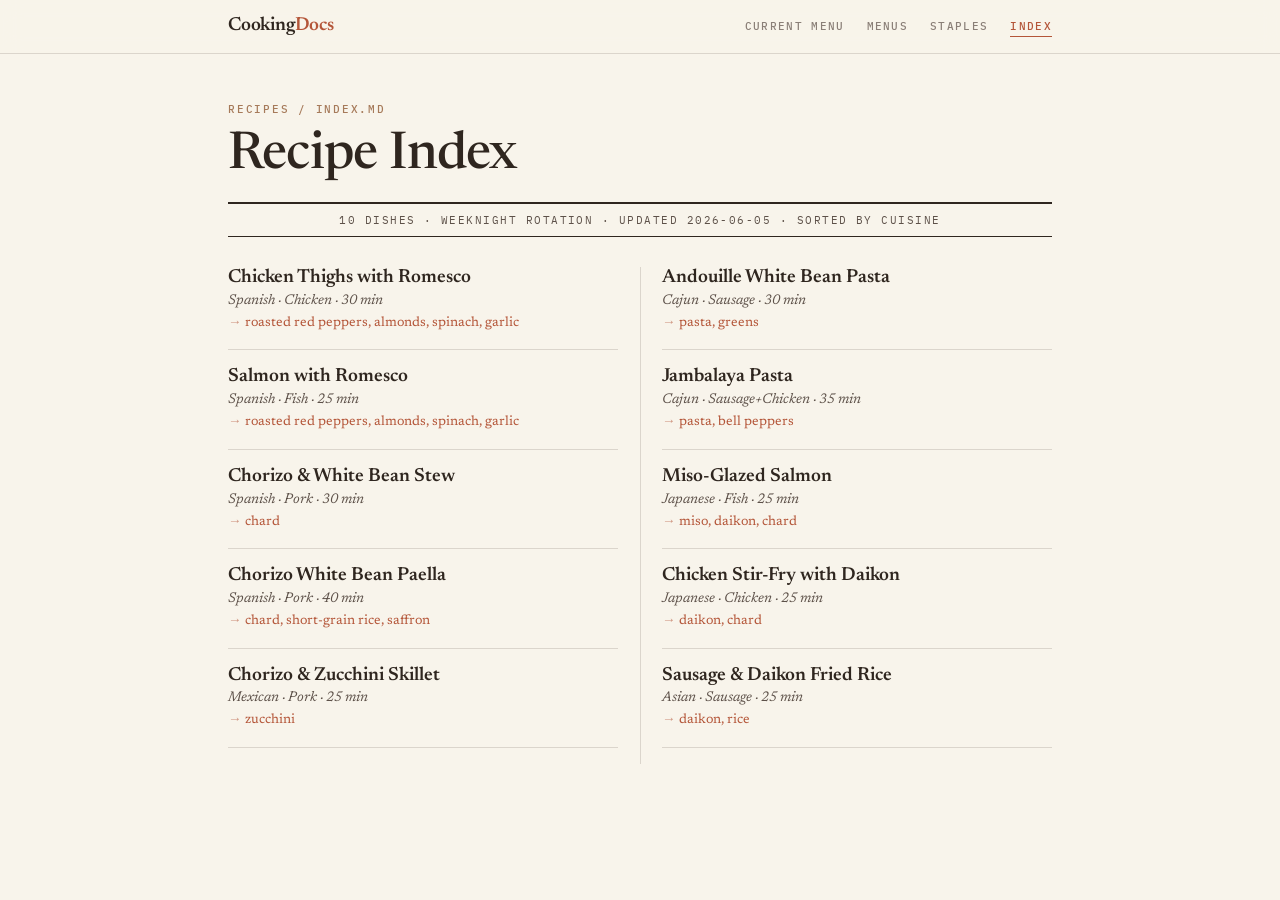
<file: docs/index.html>
<!DOCTYPE html>
<html lang="en">
<head>
<meta charset="UTF-8" />
<meta name="viewport" content="width=device-width, initial-scale=1" />
<title>Recipe Index · CookingDocs</title>
<link rel="preconnect" href="https://fonts.googleapis.com" />
<link rel="preconnect" href="https://fonts.gstatic.com" crossorigin />
<link href="https://fonts.googleapis.com/css2?family=Newsreader:ital,opsz,wght@0,6..72,400;0,6..72,500;0,6..72,600;1,6..72,400&family=IBM+Plex+Mono:wght@400;500;600&display=swap" rel="stylesheet" />
<link rel="stylesheet" href="broadsheet.css" />
</head>
<body>
<nav class="nav"></nav>
<main id="doc" class="page"><div class="status">Loading…</div></main>
<script src="viewer.js"></script>
<script>
  CD.nav('index');
  CD.loadIndex('../recipes/index.md');
</script>
</body>
</html>
</file>
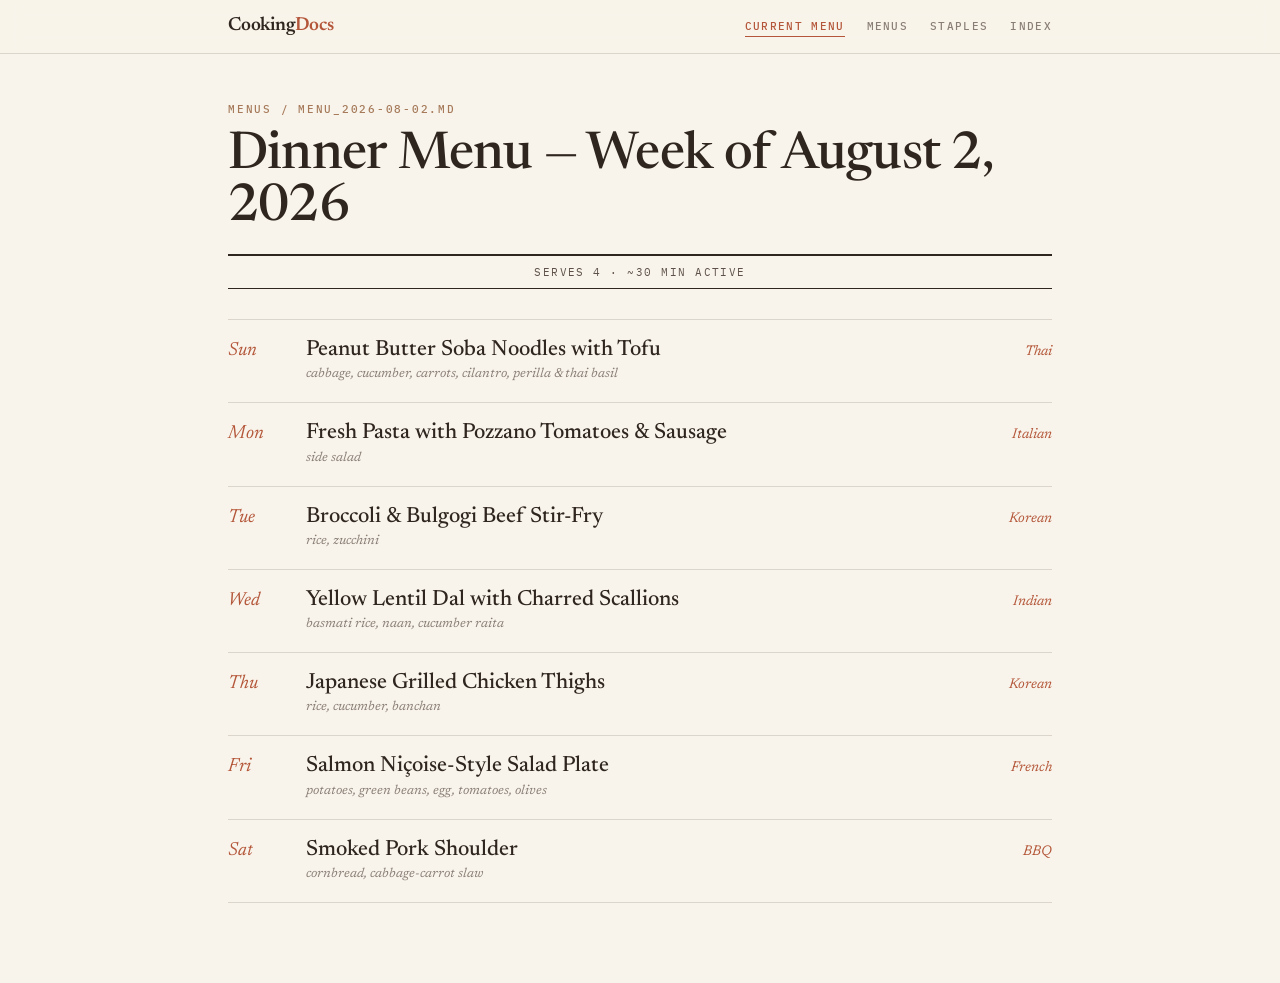
<file: docs/menu.html>
<!DOCTYPE html>
<html lang="en">
<head>
<meta charset="UTF-8" />
<meta name="viewport" content="width=device-width, initial-scale=1" />
<title>Current Menu · CookingDocs</title>
<link rel="preconnect" href="https://fonts.googleapis.com" />
<link rel="preconnect" href="https://fonts.gstatic.com" crossorigin />
<link href="https://fonts.googleapis.com/css2?family=Newsreader:ital,opsz,wght@0,6..72,400;0,6..72,500;0,6..72,600;1,6..72,400&family=IBM+Plex+Mono:wght@400;500;600&display=swap" rel="stylesheet" />
<link rel="stylesheet" href="broadsheet.css" />
</head>
<body>
<nav class="nav"></nav>
<main id="doc" class="page"><div class="status">Loading…</div></main>
<script src="viewer.js"></script>
<script>
  CD.nav('menu');
  var file = CD.getParam('file');           // e.g. menus/menu_2026-06-08.md
  if (file) { CD.loadMenu('../' + file); } else { CD.loadLatestMenu('../menus/index.md'); }
</script>
</body>
</html>
</file>
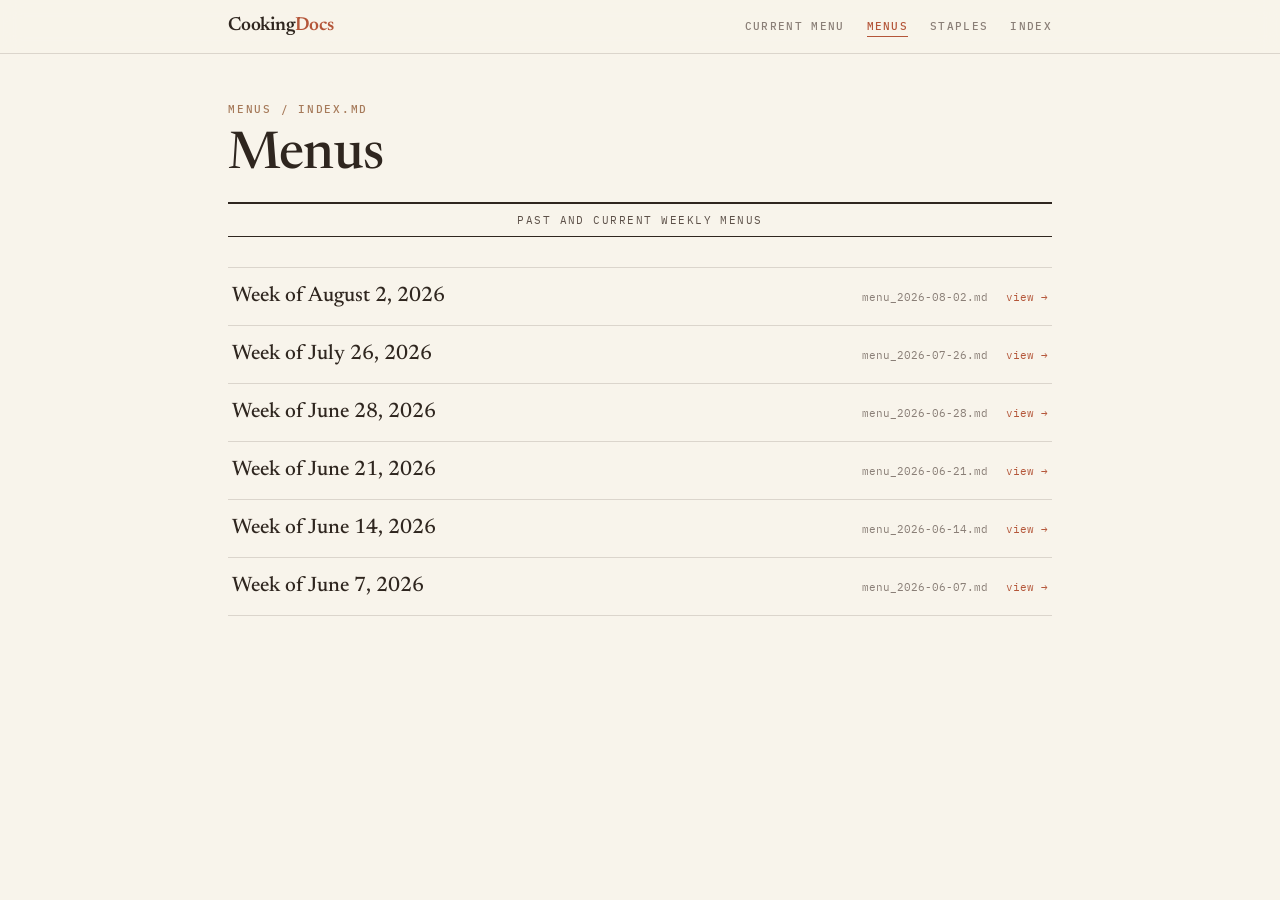
<file: docs/menus.html>
<!DOCTYPE html>
<html lang="en">
<head>
<meta charset="UTF-8" />
<meta name="viewport" content="width=device-width, initial-scale=1" />
<title>Menus · CookingDocs</title>
<link rel="preconnect" href="https://fonts.googleapis.com" />
<link rel="preconnect" href="https://fonts.gstatic.com" crossorigin />
<link href="https://fonts.googleapis.com/css2?family=Newsreader:ital,opsz,wght@0,6..72,400;0,6..72,500;0,6..72,600;1,6..72,400&family=IBM+Plex+Mono:wght@400;500;600&display=swap" rel="stylesheet" />
<link rel="stylesheet" href="broadsheet.css" />
</head>
<body>
<nav class="nav"></nav>
<main id="doc" class="page"><div class="status">Loading…</div></main>
<script src="viewer.js"></script>
<script>
  CD.nav('menus');
  CD.loadArchive('../menus/index.md');
</script>
</body>
</html>
</file>
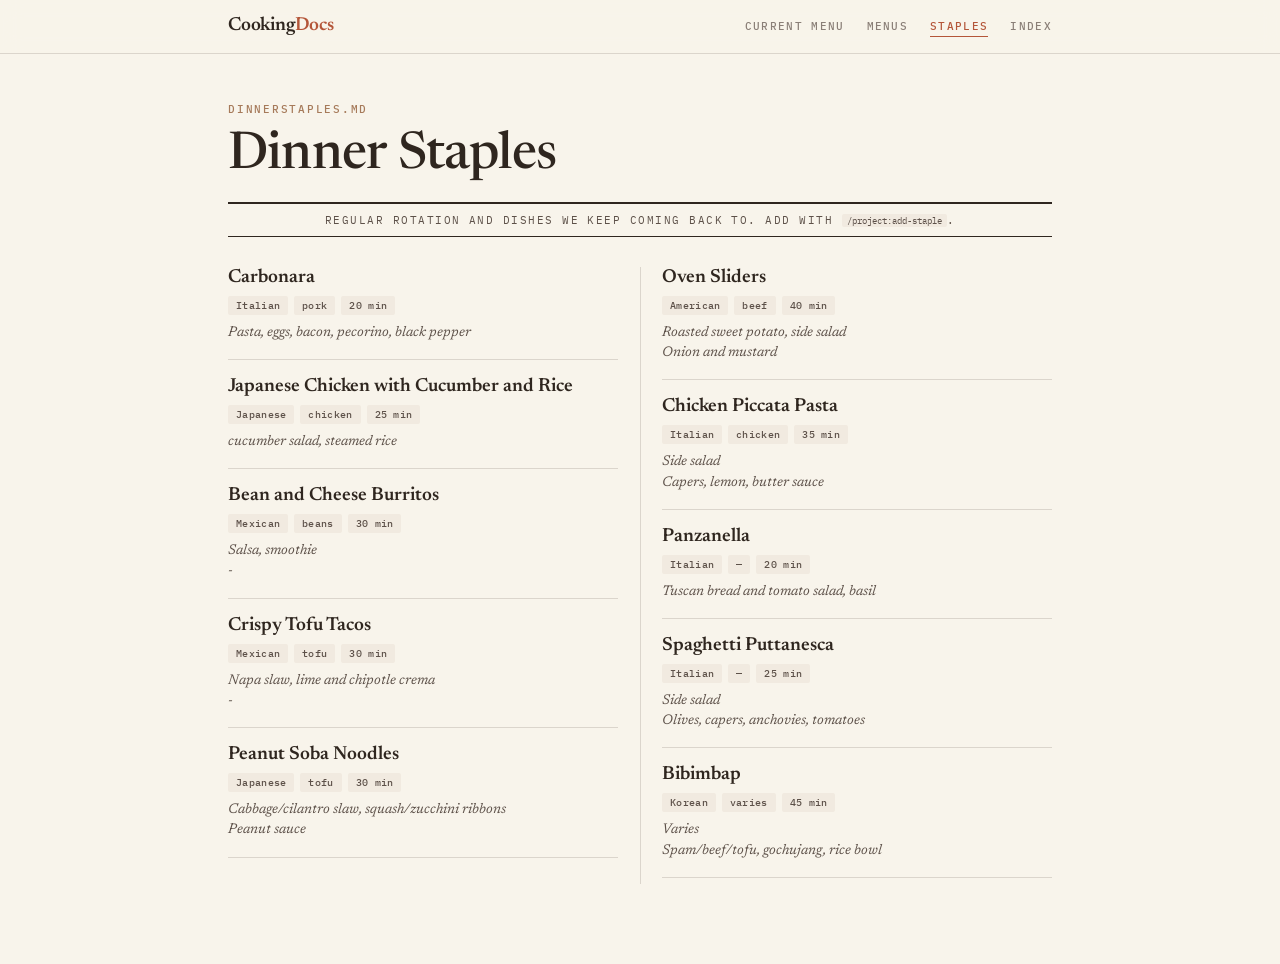
<file: docs/staples.html>
<!DOCTYPE html>
<html lang="en">
<head>
<meta charset="UTF-8" />
<meta name="viewport" content="width=device-width, initial-scale=1" />
<title>Dinner Staples · CookingDocs</title>
<link rel="preconnect" href="https://fonts.googleapis.com" />
<link rel="preconnect" href="https://fonts.gstatic.com" crossorigin />
<link href="https://fonts.googleapis.com/css2?family=Newsreader:ital,opsz,wght@0,6..72,400;0,6..72,500;0,6..72,600;1,6..72,400&family=IBM+Plex+Mono:wght@400;500;600&display=swap" rel="stylesheet" />
<link rel="stylesheet" href="broadsheet.css" />
</head>
<body>
<nav class="nav"></nav>
<main id="doc" class="page"><div class="status">Loading…</div></main>
<script src="viewer.js"></script>
<script>
  CD.nav('staples');
  CD.loadStaples('../dinnerStaples.md');
</script>
</body>
</html>
</file>
<file: docs/broadsheet.css>
/* broadsheet.css — editorial render layer for CookingDocs.
   Earthy, print-inspired. Paper background, warm ink, terracotta = shop. */
:root {
  --paper:   oklch(0.967 0.012 84);
  --paper-2: oklch(0.940 0.016 80);
  --ink:     oklch(0.275 0.018 58);
  --ink-2:   oklch(0.445 0.020 56);
  --ink-3:   oklch(0.605 0.018 60);
  --line:    oklch(0.875 0.014 76);
  --line-2:  oklch(0.815 0.018 72);
  --terra:   oklch(0.565 0.130 38);
  --olive:   oklch(0.560 0.080 122);
  --clay:    oklch(0.615 0.072 56);
  --serif: "Newsreader", Georgia, "Times New Roman", serif;
  --mono:  "IBM Plex Mono", ui-monospace, "SFMono-Regular", monospace;
}
* { box-sizing: border-box; }
html { min-height: 100%; background: var(--paper); }
html, body { margin: 0; }
body {
  min-height: 100vh;
  background: var(--paper);
  color: var(--ink);
  font-family: var(--serif);
  -webkit-font-smoothing: antialiased;
  text-rendering: optimizeLegibility;
}

/* ── top nav ── */
.nav {
  position: sticky; top: 0; z-index: 10;
  background: color-mix(in oklch, var(--paper) 86%, transparent);
  backdrop-filter: blur(10px);
  border-bottom: 1px solid var(--line);
}
.nav-inner {
  max-width: 880px; margin: 0 auto; padding: 16px 28px;
  display: flex; align-items: baseline; gap: 22px;
}
.nav-brand {
  font-family: var(--serif); font-weight: 600; font-size: 19px;
  letter-spacing: -0.01em; color: var(--ink); text-decoration: none; margin-right: auto;
}
.nav-brand span { color: var(--terra); }
.nav a.link {
  font-family: var(--mono); font-size: 11px; font-weight: 500;
  letter-spacing: 0.12em; text-transform: uppercase; text-decoration: none;
  color: var(--ink-3); padding-bottom: 3px; border-bottom: 1.5px solid transparent;
  transition: color .15s, border-color .15s;
}
.nav a.link:hover { color: var(--ink); }
.nav a.link.active { color: var(--terra); border-color: var(--terra); }

/* ── page shell ── */
.page { max-width: 880px; margin: 0 auto; padding: 48px 28px 80px; }
.doc-eyebrow {
  font-family: var(--mono); font-size: 11px; font-weight: 500;
  letter-spacing: 0.16em; text-transform: uppercase; color: var(--clay); margin-bottom: 14px;
}
.doc-title {
  font-family: var(--serif); font-weight: 500; font-size: clamp(34px, 6vw, 52px);
  line-height: 1.0; letter-spacing: -0.015em; margin: 0;
}
.doc-rule {
  border-top: 2px solid var(--ink); border-bottom: 1px solid var(--ink);
  padding: 8px 0; margin: 20px 0 30px; text-align: center;
}
.doc-rule span {
  font-family: var(--mono); font-size: 10.5px; letter-spacing: 0.14em;
  text-transform: uppercase; color: var(--ink-2);
}

/* ── shared markers ── */
.shop { color: var(--terra); }
.shop::before { content: "→ "; opacity: 0.6; font-weight: 600; }
.pantry { color: var(--olive); font-style: italic; white-space: nowrap; }
.pantry::before { content: "● "; font-style: normal; font-size: 0.7em; vertical-align: 0.12em; }

/* ── Index · two-column broadsheet ── */
.cols { columns: 2; column-gap: 44px; column-rule: 1px solid var(--line); }
@media (max-width: 620px) { .cols { columns: 1; } }
.bentry { break-inside: avoid; padding-bottom: 16px; margin-bottom: 16px; border-bottom: 1px solid var(--line); }
.bt { font-family: var(--serif); font-size: 19px; font-weight: 600; line-height: 1.15; color: var(--ink); margin: 0 0 5px; text-wrap: balance; }
.bmeta { font-family: var(--serif); font-style: italic; font-size: 14px; color: var(--ink-2); margin-bottom: 6px; }
.bshop { font-size: 13.5px; line-height: 1.45; }

/* ── Menu · timeline ── */
.timeline { border-top: 1px solid var(--line); }
.tl-row { display: flex; align-items: baseline; gap: 22px; padding: 18px 0; border-bottom: 1px solid var(--line); }
.tl-day { font-family: var(--serif); font-style: italic; font-size: 19px; color: var(--terra); width: 56px; flex: 0 0 56px; }
.tl-body { flex: 1; min-width: 0; }
.tl-dish { font-family: var(--serif); font-size: 22px; font-weight: 500; color: var(--ink); line-height: 1.15; margin-bottom: 4px; text-wrap: balance; }
.tl-sides { font-family: var(--serif); font-style: italic; font-size: 13px; color: var(--ink-3); margin-bottom: 4px; }
.tl-meta-right {
  flex: 0 0 auto; max-width: 200px; text-align: right;
  font-family: var(--serif); font-style: italic; font-size: 14px;
  color: var(--terra); line-height: 1.4;
}
@media (max-width: 620px) {
  .tl-row { flex-wrap: wrap; gap: 4px 22px; }
  .tl-meta-right { text-align: left; max-width: none; flex-basis: 100%; padding-left: 78px; }
}

/* ── Staples · entries with tag chips ── */
.staples { columns: 2; column-gap: 44px; column-rule: 1px solid var(--line); }
@media (max-width: 620px) { .staples { columns: 1; } }
.st-entry { break-inside: avoid; padding-bottom: 16px; margin-bottom: 16px; border-bottom: 1px solid var(--line); }
.st-name { font-family: var(--serif); font-size: 19px; font-weight: 600; line-height: 1.15; margin: 0 0 7px; text-wrap: balance; }
.st-tags { display: flex; gap: 6px; flex-wrap: wrap; margin-bottom: 8px; }
.chip {
  font-family: var(--mono); font-size: 10px; font-weight: 500; letter-spacing: 0.03em;
  color: var(--ink-2); background: var(--paper-2); padding: 3px 8px; border-radius: 2px;
}
.st-note { font-family: var(--serif); font-size: 14px; font-style: italic; color: var(--ink-2); line-height: 1.45; }

/* ── Menus archive ── */
.archive { border-top: 1px solid var(--line); }
.arch-row {
  display: flex; align-items: baseline; gap: 18px; padding: 18px 4px;
  border-bottom: 1px solid var(--line); text-decoration: none; color: inherit; transition: background .12s;
}
.arch-row:hover { background: var(--paper-2); }
.arch-label { font-family: var(--serif); font-size: 21px; font-weight: 500; color: var(--ink); white-space: nowrap; }
.arch-file { font-family: var(--mono); font-size: 11px; color: var(--ink-3); margin-left: auto; flex: 0 0 auto; }
.arch-go { font-family: var(--mono); font-size: 11px; color: var(--terra); flex: 0 0 auto; }

/* ── status / error ── */
.status { font-family: var(--mono); font-size: 13px; color: var(--ink-3); padding: 40px 0; }
.status.err { color: var(--terra); white-space: pre-wrap; line-height: 1.6; }
.status code { background: var(--paper-2); padding: 1px 5px; border-radius: 2px; }
.doc-rule code { font-family: var(--mono); font-size: 0.85em; background: var(--paper-2); padding: 1px 5px; border-radius: 2px; text-transform: none; letter-spacing: 0; }
</file>
